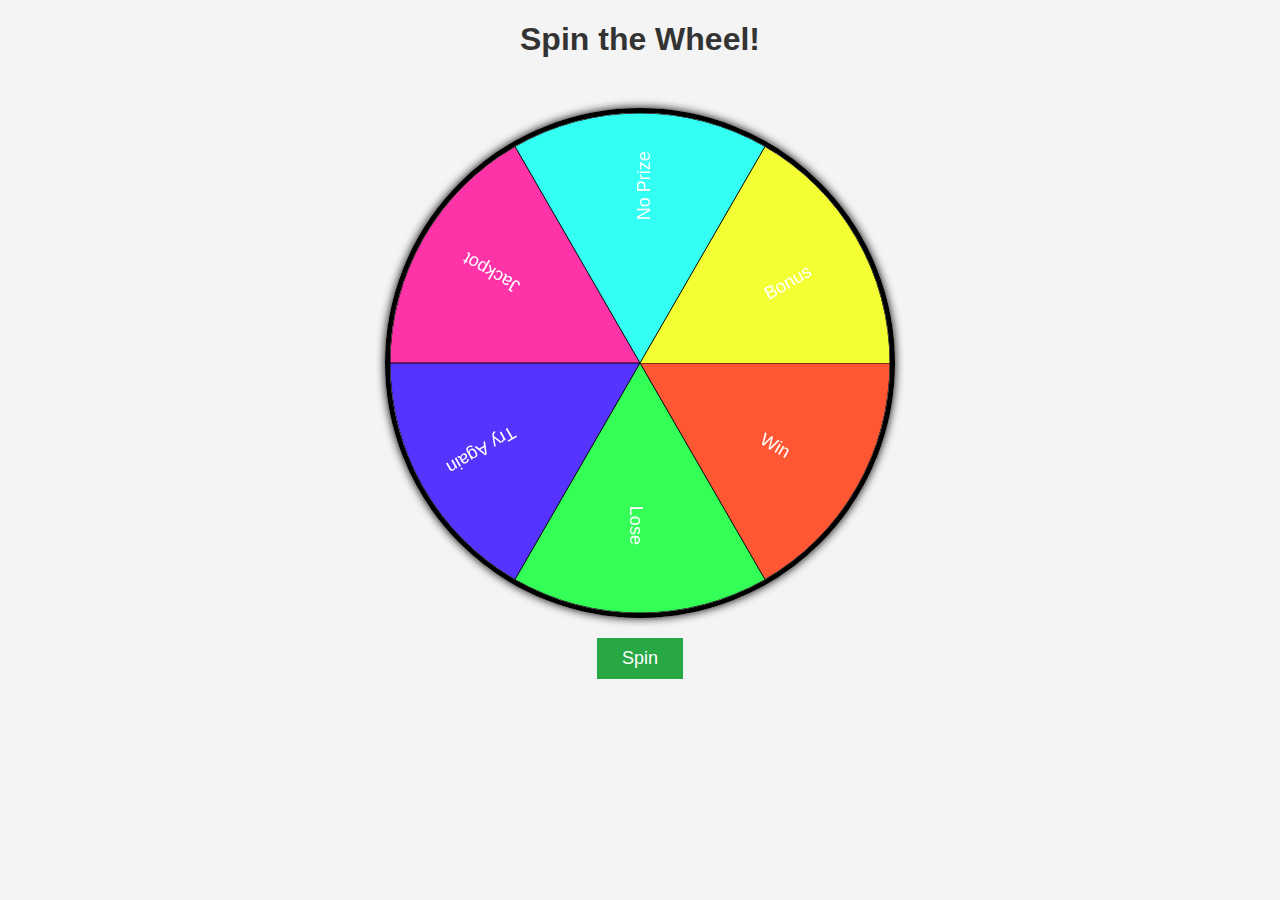
<file: index.html>
<!DOCTYPE html>
<html lang="en">
<head>
    <meta charset="UTF-8">
    <meta name="viewport" content="width=device-width, initial-scale=1.0">
    <title>Spin the Wheel</title>
    <link rel="stylesheet" href="style.css">
</head>
<body>
    <h1>Spin the Wheel!</h1>
    <div class="container">
        <canvas id="wheelCanvas" width="500" height="500"></canvas>
        <button id="spinButton">Spin</button>
    </div>
    <script src="script.js"></script>
</body>
</html>
</file>
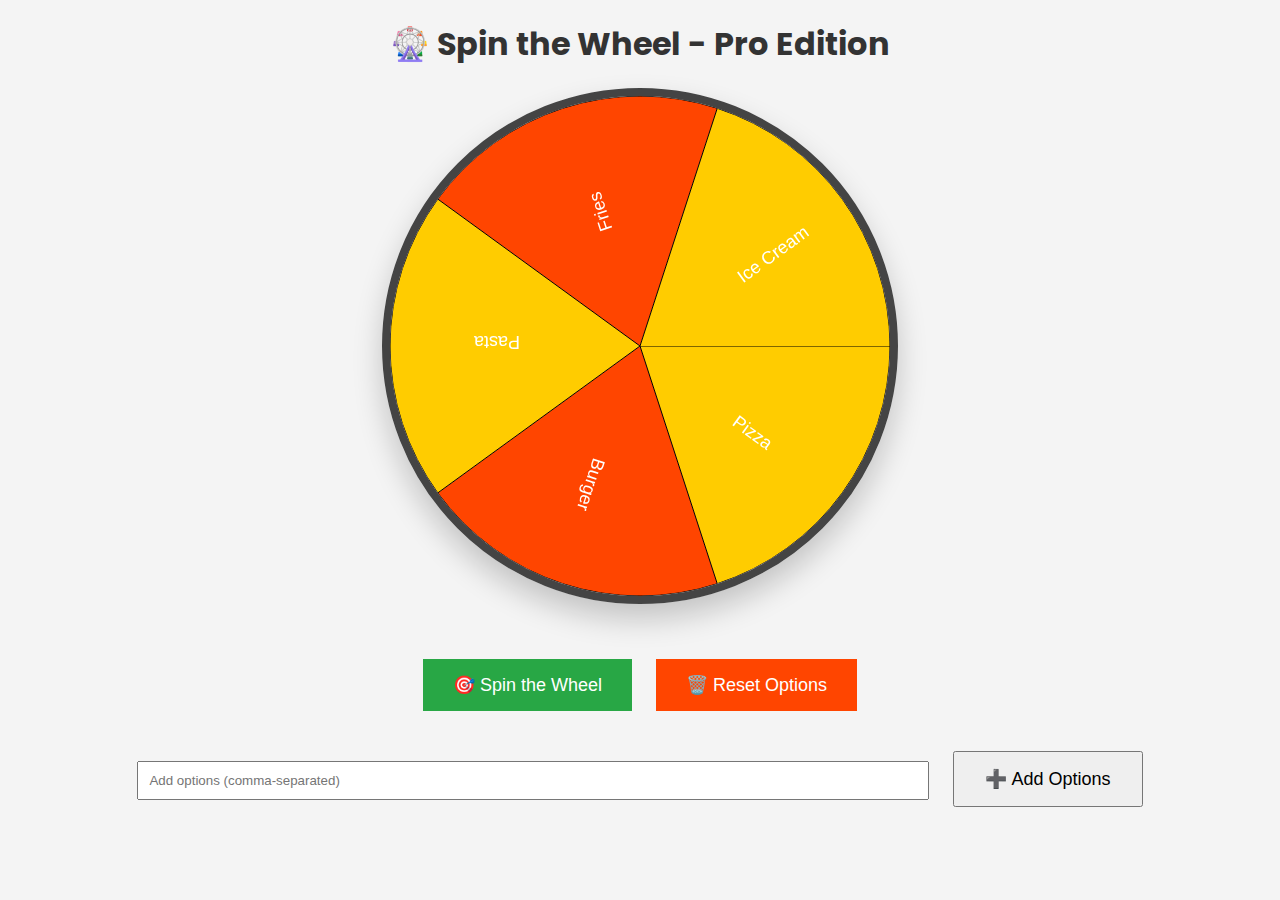
<file: Spin-the-Wheel-Pro.html>
<!DOCTYPE html>
<html lang="en">
<head>
<meta charset="UTF-8">
<meta name="viewport" content="width=device-width, initial-scale=1.0">
<title>Spin the Wheel - Pro Edition</title>
<link rel="preconnect" href="https://fonts.googleapis.com">
<link href="https://fonts.googleapis.com/css2?family=Poppins:wght@400;600&display=swap" rel="stylesheet">
<style>
    body { font-family: 'Poppins', sans-serif; margin: 0; padding: 0; background: #f4f4f4; color: #333; text-align: center; }
    h1 { margin: 20px; }
    canvas { margin: 20px auto; display: block; border: 8px solid #444; border-radius: 50%; box-shadow: 0 15px 30px rgba(0, 0, 0, 0.2); }
    button { padding: 15px 30px; font-size: 18px; margin: 10px; cursor: pointer; transition: 0.3s; }
    .spin-btn { background: #28a745; color: #fff; border: none; }
    .spin-btn:hover { background: #218838; }
    .reset-btn { background: #ff4500; color: #fff; border: none; }
    .reset-btn:hover { background: #d93400; }
    input { padding: 10px; width: 60%; margin: 10px; }
    #result { font-size: 28px; margin: 20px; color: #d9534f; font-weight: bold; }
    .confetti { position: fixed; top: 0; left: 0; width: 100%; height: 100%; pointer-events: none; z-index: 999; }
</style>
</head>
<body>

<h1>🎡 Spin the Wheel - Pro Edition</h1>
<canvas id="wheelCanvas" width="500" height="500"></canvas><br>
<button class="spin-btn" onclick="spinWheel()">🎯 Spin the Wheel</button>
<button class="reset-btn" onclick="clearOptions()">🗑️ Reset Options</button>

<div id="result"></div>

<input type="text" id="optionInput" placeholder="Add options (comma-separated)">
<button onclick="updateWheel()">➕ Add Options</button>

<div class="confetti" id="confetti"></div>

<audio id="spinSound" src="https://www.fesliyanstudios.com/play-mp3/387"></audio>
<audio id="winSound" src="https://www.fesliyanstudios.com/play-mp3/4387"></audio>

<script>
    const canvas = document.getElementById('wheelCanvas');
    const ctx = canvas.getContext('2d');
    let options = JSON.parse(localStorage.getItem('wheelOptions')) || ['Pizza', 'Burger', 'Pasta', 'Fries', 'Ice Cream'];
    let spinning = false;
    let angle = 0;

    function drawWheel() {
        const numOptions = options.length;
        const sliceAngle = 2 * Math.PI / numOptions;
        ctx.clearRect(0, 0, canvas.width, canvas.height);

        for (let i = 0; i < numOptions; i++) {
            ctx.beginPath();
            ctx.moveTo(250, 250);
            ctx.arc(250, 250, 250, sliceAngle * i, sliceAngle * (i + 1));
            
            ctx.fillStyle = i % 2 === 0 ? '#FFCC00' : '#FF4500';
            ctx.fill();
            ctx.stroke();

            ctx.save();
            ctx.translate(250, 250);
            ctx.rotate(sliceAngle * (i + 0.5));
            ctx.fillStyle = '#fff';
            ctx.font = '18px Arial';
            ctx.fillText(options[i], 120, 10);
            ctx.restore();
        }
    }

    function spinWheel() {
        if (spinning) return;
        spinning = true;

        let spinAngle = Math.random() * 4000 + 2000;
        let speed = 25;

        document.getElementById('spinSound').play();

        const spinInterval = setInterval(() => {
            angle += speed;
            speed *= 0.98;
            
            if (speed < 0.3) {
                clearInterval(spinInterval);
                spinning = false;
                showResult();
                launchConfetti();
            }

            ctx.save();
            ctx.translate(250, 250);
            ctx.rotate(angle * Math.PI / 180);
            ctx.translate(-250, -250);
            drawWheel();
            ctx.restore();
        }, 30);
    }

    function showResult() {
        const numOptions = options.length;
        const sliceAngle = 360 / numOptions;
        const currentAngle = (360 - (angle % 360)) % 360;
        const selectedIndex = Math.floor(currentAngle / sliceAngle);

        const resultDiv = document.getElementById('result');
        resultDiv.innerHTML = `🎉 Winner: <b>${options[selectedIndex]}</b>`;

        document.getElementById('winSound').play();
    }

    function updateWheel() {
        const input = document.getElementById('optionInput').value;
        if (input.trim()) {
            options = input.split(',').map(opt => opt.trim());
            localStorage.setItem('wheelOptions', JSON.stringify(options));
            drawWheel();
        }
    }

    function clearOptions() {
        options = ['Pizza', 'Burger', 'Pasta', 'Fries'];
        localStorage.removeItem('wheelOptions');
        drawWheel();
        document.getElementById('result').innerHTML = "";
    }

    function launchConfetti() {
        const confetti = document.getElementById('confetti');
        confetti.innerHTML = "";
        for (let i = 0; i < 100; i++) {
            const div = document.createElement('div');
            div.style.position = 'absolute';
            div.style.left = `${Math.random() * 100}vw`;
            div.style.top = `${Math.random() * 100}vh`;
            div.style.width = '10px';
            div.style.height = '10px';
            div.style.background = `hsl(${Math.random() * 360}, 100%, 50%)`;
            div.style.animation = `fall ${Math.random() * 3 + 2}s linear infinite`;
            confetti.appendChild(div);
        }
    }

    drawWheel();
</script>

</body>
</html>
</file>
<file: style.css>
body {
    font-family: Arial, sans-serif;
    text-align: center;
    background-color: #f4f4f4;
    margin: 0;
    padding: 0;
}

h1 {
    color: #333;
}

.container {
    display: flex;
    flex-direction: column;
    align-items: center;
    margin-top: 50px;
}

canvas {
    border: 5px solid #000;
    border-radius: 50%;
    box-shadow: 0 0 10px #000;
}

button {
    margin-top: 20px;
    padding: 10px 25px;
    font-size: 18px;
    color: #fff;
    background-color: #28a745;
    border: none;
    cursor: pointer;
    transition: 0.3s;
}

button:hover {
    background-color: #218838;
}
</file>
